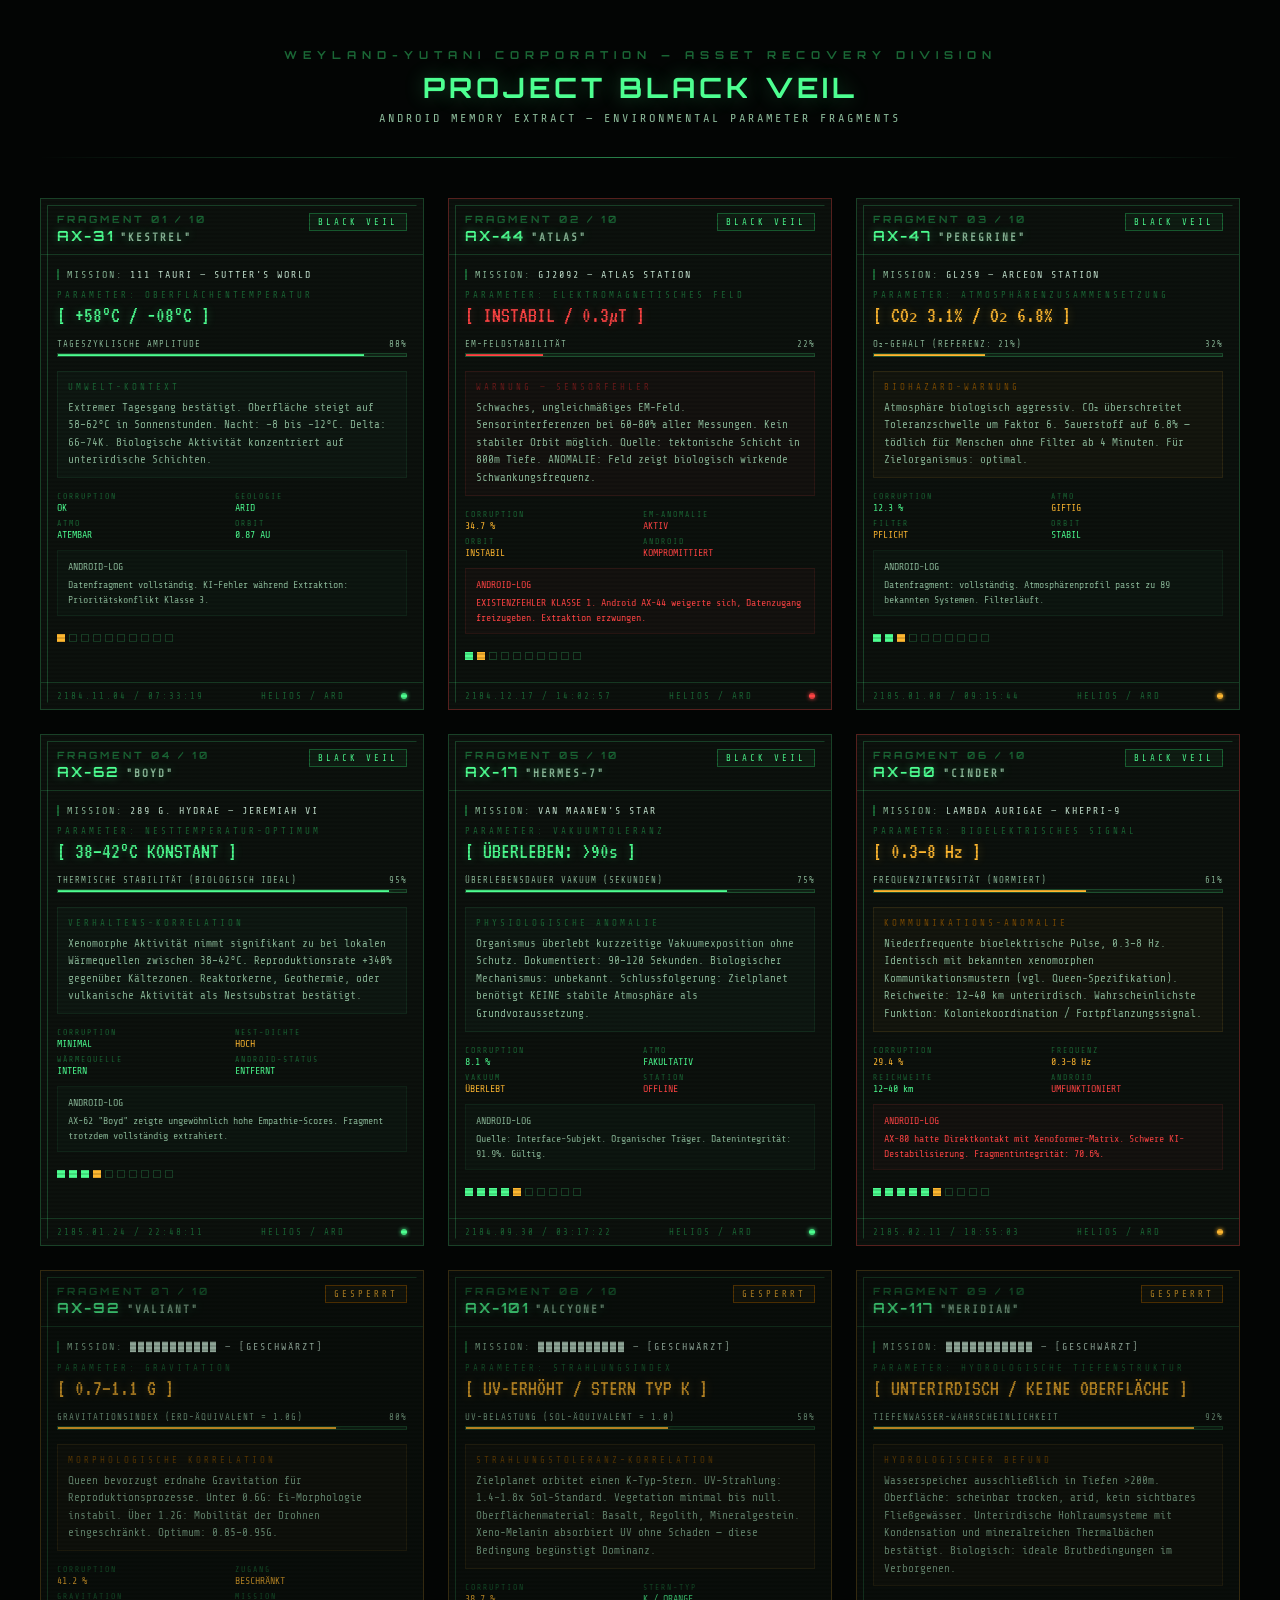
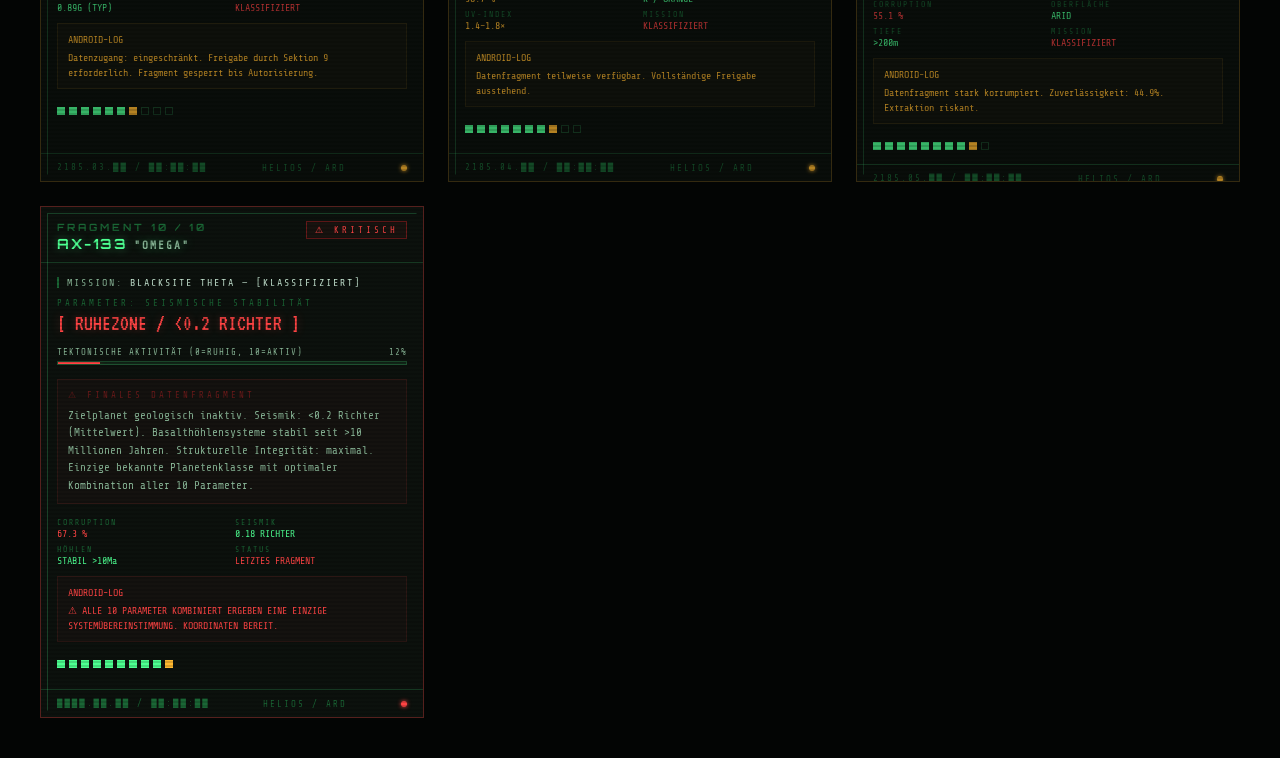
<file: BlackVeil_DataFragments.html>
<!DOCTYPE html>
<html lang="de">
<head>
<meta charset="UTF-8">
<meta name="viewport" content="width=device-width, initial-scale=1.0">
<title>PROJECT BLACK VEIL — Data Fragments</title>
<style>
@import url('https://fonts.googleapis.com/css2?family=Share+Tech+Mono&family=VT323&family=Orbitron:wght@400;700&display=swap');

*, *::before, *::after { box-sizing: border-box; margin: 0; padding: 0; }

:root {
  --green: #4dff91;
  --green-dim: #1a6635;
  --green-glow: rgba(77,255,145,0.15);
  --amber: #ffb830;
  --amber-dim: #7a4a00;
  --red: #ff4444;
  --red-dim: #6b1a1a;
  --bg: #060907;
  --bg2: #0c110d;
  --bg3: #121a14;
  --border: rgba(77,255,145,0.2);
  --border-bright: rgba(77,255,145,0.5);
  --text: #8ab898;
  --text-bright: #c8e8d4;
  --scanline: rgba(0,0,0,0.4);
}

html, body {
  background: #030504;
  min-height: 100vh;
  font-family: 'Share Tech Mono', monospace;
  color: var(--text);
}

/* ── GRID ── */
.grid {
  display: grid;
  grid-template-columns: repeat(auto-fill, minmax(360px, 1fr));
  gap: 24px;
  padding: 40px;
  max-width: 1400px;
  margin: 0 auto;
}

/* ── HEADER ── */
.page-header {
  text-align: center;
  padding: 48px 40px 0;
  max-width: 1400px;
  margin: 0 auto;
}
.page-header .logo {
  font-family: 'Orbitron', monospace;
  font-size: 11px;
  font-weight: 700;
  letter-spacing: 6px;
  color: var(--green-dim);
  margin-bottom: 8px;
}
.page-header h1 {
  font-family: 'Orbitron', monospace;
  font-size: 28px;
  font-weight: 700;
  color: var(--green);
  letter-spacing: 4px;
  margin-bottom: 6px;
  text-shadow: 0 0 20px rgba(77,255,145,0.3);
}
.page-header .subtitle {
  font-size: 12px;
  color: var(--text);
  letter-spacing: 3px;
  margin-bottom: 32px;
}
.page-header .divider {
  height: 1px;
  background: linear-gradient(90deg, transparent, var(--border-bright), transparent);
  margin-bottom: 0;
}

/* ── CARD ── */
.card {
  background: var(--bg2);
  border: 1px solid var(--border);
  position: relative;
  overflow: hidden;
  cursor: pointer;
  transition: border-color 0.2s, box-shadow 0.2s;
  aspect-ratio: 0.75;
  display: flex;
  flex-direction: column;
}
.card:hover {
  border-color: var(--border-bright);
  box-shadow: 0 0 30px rgba(77,255,145,0.08), inset 0 0 30px rgba(77,255,145,0.02);
}
.card.corrupted {
  border-color: rgba(255,68,68,0.3);
}
.card.corrupted:hover {
  border-color: rgba(255,68,68,0.6);
  box-shadow: 0 0 30px rgba(255,68,68,0.08);
}
.card.redacted {
  border-color: rgba(255,184,48,0.25);
  opacity: 0.7;
}

/* Scanlines */
.card::before {
  content: '';
  position: absolute;
  inset: 0;
  background: repeating-linear-gradient(
    0deg,
    transparent,
    transparent 2px,
    rgba(0,0,0,0.15) 2px,
    rgba(0,0,0,0.15) 4px
  );
  pointer-events: none;
  z-index: 10;
}

/* Corner brackets */
.card::after {
  content: '';
  position: absolute;
  inset: 6px;
  border: 1px solid transparent;
  border-top-color: var(--border);
  border-left-color: var(--border);
  pointer-events: none;
  z-index: 11;
}

/* ── CARD HEADER ── */
.card-header {
  padding: 14px 16px 10px;
  border-bottom: 1px solid var(--border);
  display: flex;
  justify-content: space-between;
  align-items: flex-start;
  flex-shrink: 0;
}
.fragment-num {
  font-family: 'Orbitron', monospace;
  font-size: 10px;
  font-weight: 700;
  color: var(--green-dim);
  letter-spacing: 3px;
}
.android-id {
  font-family: 'Orbitron', monospace;
  font-size: 14px;
  font-weight: 700;
  color: var(--green);
  letter-spacing: 2px;
  margin-top: 2px;
  text-shadow: 0 0 10px rgba(77,255,145,0.4);
}
.classification {
  font-size: 9px;
  letter-spacing: 3px;
  padding: 3px 8px;
  border: 1px solid;
  text-align: right;
}
.classification.black-veil {
  color: var(--green);
  border-color: var(--green-dim);
  background: rgba(77,255,145,0.05);
}
.classification.corrupted-class {
  color: var(--red);
  border-color: var(--red-dim);
  background: rgba(255,68,68,0.05);
  animation: blink-slow 3s ease-in-out infinite;
}
.classification.redacted-class {
  color: var(--amber);
  border-color: var(--amber-dim);
  background: rgba(255,184,48,0.05);
}

/* ── CARD BODY ── */
.card-body {
  padding: 14px 16px;
  flex: 1;
  display: flex;
  flex-direction: column;
  gap: 10px;
}

/* Mission line */
.mission-line {
  font-size: 10px;
  letter-spacing: 2px;
  color: var(--text);
  border-left: 2px solid var(--green-dim);
  padding-left: 8px;
}
.mission-line span {
  color: var(--text-bright);
}

/* Parameter block */
.param-label {
  font-size: 9px;
  letter-spacing: 3px;
  color: var(--green-dim);
  margin-bottom: 3px;
  text-transform: uppercase;
}
.param-value {
  font-family: 'VT323', monospace;
  font-size: 22px;
  color: var(--green);
  line-height: 1.1;
  text-shadow: 0 0 8px rgba(77,255,145,0.3);
}
.param-value.amber { color: var(--amber); text-shadow: 0 0 8px rgba(255,184,48,0.3); }
.param-value.red   { color: var(--red);   text-shadow: 0 0 8px rgba(255,68,68,0.3); }

/* Data bar */
.data-bar-wrap {
  margin-top: 2px;
}
.data-bar-label {
  font-size: 9px;
  color: var(--text);
  letter-spacing: 1px;
  margin-bottom: 4px;
  display: flex;
  justify-content: space-between;
}
.data-bar-track {
  height: 4px;
  background: rgba(77,255,145,0.08);
  border: 1px solid var(--border);
  position: relative;
  overflow: hidden;
}
.data-bar-fill {
  height: 100%;
  background: var(--green);
  box-shadow: 0 0 6px rgba(77,255,145,0.5);
  transition: width 1s ease;
}
.data-bar-fill.amber { background: var(--amber); box-shadow: 0 0 6px rgba(255,184,48,0.5); }
.data-bar-fill.red   { background: var(--red);   box-shadow: 0 0 6px rgba(255,68,68,0.5); }

/* Context rows */
.context-block {
  margin-top: 4px;
  padding: 8px 10px;
  background: rgba(77,255,145,0.03);
  border: 1px solid rgba(77,255,145,0.08);
  font-size: 11px;
  line-height: 1.6;
  color: var(--text);
}
.context-block.amber-bg {
  background: rgba(255,184,48,0.03);
  border-color: rgba(255,184,48,0.1);
}
.context-block.red-bg {
  background: rgba(255,68,68,0.03);
  border-color: rgba(255,68,68,0.1);
}
.context-block .cx-label {
  font-size: 9px;
  letter-spacing: 3px;
  color: var(--green-dim);
  margin-bottom: 4px;
}
.context-block.amber-bg .cx-label { color: var(--amber-dim); }
.context-block.red-bg   .cx-label { color: var(--red-dim); }

/* Status grid */
.status-grid {
  display: grid;
  grid-template-columns: 1fr 1fr;
  gap: 6px;
  margin-top: 4px;
}
.status-item {
  font-size: 10px;
}
.status-item .s-label {
  font-size: 8px;
  letter-spacing: 2px;
  color: var(--green-dim);
  display: block;
  margin-bottom: 1px;
}
.status-item .s-value {
  color: var(--text-bright);
}
.status-item .s-value.ok   { color: var(--green); }
.status-item .s-value.warn { color: var(--amber); }
.status-item .s-value.crit { color: var(--red);   }

/* Corruption overlay bar */
.corruption-bar {
  margin-top: auto;
}

/* ── CARD FOOTER ── */
.card-footer {
  border-top: 1px solid var(--border);
  padding: 8px 16px;
  display: flex;
  justify-content: space-between;
  align-items: center;
  font-size: 9px;
  color: var(--green-dim);
  letter-spacing: 2px;
  flex-shrink: 0;
}
.card-footer .timestamp {
  font-family: 'Share Tech Mono', monospace;
}
.card-footer .status-dot {
  width: 6px;
  height: 6px;
  border-radius: 50%;
  background: var(--green);
  box-shadow: 0 0 4px var(--green);
  animation: pulse 2s ease-in-out infinite;
}
.card-footer .status-dot.amber { background: var(--amber); box-shadow: 0 0 4px var(--amber); }
.card-footer .status-dot.red   { background: var(--red);   box-shadow: 0 0 4px var(--red); animation: blink-fast 0.8s step-end infinite; }

/* Glitch text effect */
.glitch {
  position: relative;
  display: inline-block;
}
.glitch::before {
  content: attr(data-text);
  position: absolute;
  left: 2px;
  top: 0;
  color: var(--red);
  clip-path: polygon(0 30%, 100% 30%, 100% 50%, 0 50%);
  animation: glitch-anim 4s infinite;
  opacity: 0;
}

/* Redacted blocks */
.redacted-block {
  background: var(--amber-dim);
  color: var(--amber);
  font-size: 11px;
  letter-spacing: 4px;
  padding: 6px 10px;
  text-align: center;
  border: 1px solid var(--amber-dim);
  filter: blur(1.5px);
  user-select: none;
}

/* Progress dots */
.progress-dots {
  display: flex;
  gap: 4px;
  margin-top: 8px;
}
.progress-dots span {
  width: 8px;
  height: 8px;
  border: 1px solid var(--border);
  background: transparent;
}
.progress-dots span.filled {
  background: var(--green);
  border-color: var(--green);
}
.progress-dots span.partial {
  background: var(--amber);
  border-color: var(--amber);
}

/* ── FULLSCREEN OVERLAY ── */
.overlay {
  display: none;
  position: fixed;
  inset: 0;
  background: rgba(0,0,0,0.9);
  z-index: 100;
  align-items: center;
  justify-content: center;
  backdrop-filter: blur(4px);
}
.overlay.active { display: flex; }
.overlay-card {
  width: min(480px, 90vw);
  max-height: 90vh;
  overflow-y: auto;
  background: var(--bg2);
  border: 1px solid var(--border-bright);
  box-shadow: 0 0 60px rgba(77,255,145,0.1);
  position: relative;
}
.overlay-close {
  position: absolute;
  top: 12px;
  right: 16px;
  background: none;
  border: none;
  color: var(--green-dim);
  font-family: 'Share Tech Mono', monospace;
  font-size: 11px;
  letter-spacing: 2px;
  cursor: pointer;
  z-index: 10;
}
.overlay-close:hover { color: var(--green); }

/* ── PRINT: individual cards ── */
@media print {
  body { background: #000; }
  .page-header, .overlay { display: none !important; }
  .grid { padding: 0; gap: 0; }
  .card {
    break-inside: avoid;
    page-break-inside: avoid;
    border: 1px solid #333;
    margin: 0;
    aspect-ratio: unset;
    min-height: 440px;
  }
}

/* ── ANIMATIONS ── */
@keyframes pulse {
  0%, 100% { opacity: 1; }
  50% { opacity: 0.3; }
}
@keyframes blink-slow {
  0%, 100% { opacity: 1; }
  50% { opacity: 0.4; }
}
@keyframes blink-fast {
  0%, 50% { opacity: 1; }
  51%, 100% { opacity: 0; }
}
@keyframes glitch-anim {
  0%, 90%, 100% { opacity: 0; }
  92%, 95% { opacity: 0.8; }
  94% { left: -2px; }
}
@keyframes scanline-move {
  from { transform: translateY(-100%); }
  to { transform: translateY(100vh); }
}

/* Moving scanline on hover */
.card:hover .scanline-sweep {
  animation: scanline-move 2s linear infinite;
  opacity: 1;
}
.scanline-sweep {
  position: absolute;
  left: 0; right: 0;
  height: 40px;
  background: linear-gradient(180deg, transparent, rgba(77,255,145,0.04), transparent);
  pointer-events: none;
  z-index: 9;
  opacity: 0;
}
</style>
</head>
<body>

<div class="page-header">
  <div class="logo">WEYLAND-YUTANI CORPORATION — ASSET RECOVERY DIVISION</div>
  <h1>PROJECT BLACK VEIL</h1>
  <div class="subtitle">ANDROID MEMORY EXTRACT — ENVIRONMENTAL PARAMETER FRAGMENTS</div>
  <div class="divider"></div>
</div>

<div class="grid" id="grid"></div>

<div class="overlay" id="overlay" onclick="closeOverlay(event)">
  <div class="overlay-card" id="overlay-content">
    <button class="overlay-close" onclick="closeOverlay()">[ SCHLIESSEN ]</button>
  </div>
</div>

<script>
const fragments = [
  {
    num: '01 / 10',
    android: 'AX-31',
    name: '"KESTREL"',
    mission: '111 TAURI — SUTTER\'S WORLD',
    classification: 'BLACK VEIL',
    classType: 'black-veil',
    cardType: '',
    paramLabel: 'PARAMETER: OBERFLÄCHENTEMPERATUR',
    paramValue: '[ +58°C / −08°C ]',
    paramColor: '',
    barLabel: 'TAGESZYKLISCHE AMPLITUDE',
    barValue: 88,
    barColor: '',
    context: 'Extremer Tagesgang bestätigt. Oberfläche steigt auf 58–62°C in Sonnenstunden. Nacht: −8 bis −12°C. Delta: 66–74K. Biologische Aktivität konzentriert auf unterirdische Schichten.',
    cx: 'UMWELT-KONTEXT',
    cxType: '',
    status: {
      'CORRUPTION': ['OK', 'ok'],
      'GEOLOGIE': ['ARID', 'ok'],
      'ATMO': ['ATEMBAR', 'ok'],
      'ORBIT': ['0.87 AU', 'ok'],
    },
    ts: '2184.11.04 / 07:33:19',
    dotColor: 'ok',
    note: 'Datenfragment vollständig. KI-Fehler während Extraktion: Prioritätskonflikt Klasse 3.',
  },
  {
    num: '02 / 10',
    android: 'AX-44',
    name: '"ATLAS"',
    mission: 'GJ2092 — ATLAS STATION',
    classification: 'BLACK VEIL',
    classType: 'black-veil',
    cardType: 'corrupted',
    paramLabel: 'PARAMETER: ELEKTROMAGNETISCHES FELD',
    paramValue: '[ INSTABIL / 0.3µT ]',
    paramColor: 'red',
    barLabel: 'EM-FELDSTABILITÄT',
    barValue: 22,
    barColor: 'red',
    context: 'Schwaches, ungleichmäßiges EM-Feld. Sensorinterferenzen bei 60–80% aller Messungen. Kein stabiler Orbit möglich. Quelle: tektonische Schicht in 800m Tiefe. ANOMALIE: Feld zeigt biologisch wirkende Schwankungsfrequenz.',
    cx: 'WARNUNG — SENSORFEHLER',
    cxType: 'red-bg',
    status: {
      'CORRUPTION': ['34.7 %', 'warn'],
      'EM-ANOMALIE': ['AKTIV', 'crit'],
      'ORBIT': ['INSTABIL', 'warn'],
      'ANDROID': ['KOMPROMITTIERT', 'crit'],
    },
    ts: '2184.12.17 / 14:02:57',
    dotColor: 'red',
    note: 'EXISTENZFEHLER KLASSE 1. Android AX-44 weigerte sich, Datenzugang freizugeben. Extraktion erzwungen.',
  },
  {
    num: '03 / 10',
    android: 'AX-47',
    name: '"PEREGRINE"',
    mission: 'GL259 — ARCEON STATION',
    classification: 'BLACK VEIL',
    classType: 'black-veil',
    cardType: '',
    paramLabel: 'PARAMETER: ATMOSPHÄRENZUSAMMENSETZUNG',
    paramValue: '[ CO₂ 3.1% / O₂ 6.8% ]',
    paramColor: 'amber',
    barLabel: 'O₂-GEHALT (REFERENZ: 21%)',
    barValue: 32,
    barColor: 'amber',
    context: 'Atmosphäre biologisch aggressiv. CO₂ überschreitet Toleranzschwelle um Faktor 6. Sauerstoff auf 6.8% — tödlich für Menschen ohne Filter ab 4 Minuten. Für Zielorganismus: optimal.',
    cx: 'BIOHAZARD-WARNUNG',
    cxType: 'amber-bg',
    status: {
      'CORRUPTION': ['12.3 %', 'ok'],
      'ATMO': ['GIFTIG', 'warn'],
      'FILTER': ['PFLICHT', 'warn'],
      'ORBIT': ['STABIL', 'ok'],
    },
    ts: '2185.01.08 / 09:15:44',
    dotColor: 'amber',
    note: 'Datenfragment: vollständig. Atmosphärenprofil passt zu 89 bekannten Systemen. Filterläuft.',
  },
  {
    num: '04 / 10',
    android: 'AX-62',
    name: '"BOYD"',
    mission: '289 G. HYDRAE — JEREMIAH VI',
    classification: 'BLACK VEIL',
    classType: 'black-veil',
    cardType: '',
    paramLabel: 'PARAMETER: NESTTEMPERATUR-OPTIMUM',
    paramValue: '[ 38–42°C KONSTANT ]',
    paramColor: '',
    barLabel: 'THERMISCHE STABILITÄT (BIOLOGISCH IDEAL)',
    barValue: 95,
    barColor: '',
    context: 'Xenomorphe Aktivität nimmt signifikant zu bei lokalen Wärmequellen zwischen 38–42°C. Reproduktionsrate +340% gegenüber Kältezonen. Reaktorkerne, Geothermie, oder vulkanische Aktivität als Nestsubstrat bestätigt.',
    cx: 'VERHALTENS-KORRELATION',
    cxType: '',
    status: {
      'CORRUPTION': ['MINIMAL', 'ok'],
      'NEST-DICHTE': ['HOCH', 'warn'],
      'WÄRMEQUELLE': ['INTERN', 'ok'],
      'ANDROID-STATUS': ['ENTFERNT', 'ok'],
    },
    ts: '2185.01.24 / 22:48:11',
    dotColor: 'ok',
    note: 'AX-62 "Boyd" zeigte ungewöhnlich hohe Empathie-Scores. Fragment trotzdem vollständig extrahiert.',
  },
  {
    num: '05 / 10',
    android: 'AX-17',
    name: '"HERMES-7"',
    mission: 'VAN MAANEN\'S STAR',
    classification: 'BLACK VEIL',
    classType: 'black-veil',
    cardType: '',
    paramLabel: 'PARAMETER: VAKUUMTOLERANZ',
    paramValue: '[ ÜBERLEBEN: >90s ]',
    paramColor: '',
    barLabel: 'ÜBERLEBENSDAUER VAKUUM (SEKUNDEN)',
    barValue: 75,
    barColor: '',
    context: 'Organismus überlebt kurzzeitige Vakuumexposition ohne Schutz. Dokumentiert: 90–120 Sekunden. Biologischer Mechanismus: unbekannt. Schlussfolgerung: Zielplanet benötigt KEINE stabile Atmosphäre als Grundvoraussetzung.',
    cx: 'PHYSIOLOGISCHE ANOMALIE',
    cxType: '',
    status: {
      'CORRUPTION': ['8.1 %', 'ok'],
      'ATMO': ['FAKULTATIV', 'ok'],
      'VAKUUM': ['ÜBERLEBT', 'warn'],
      'STATION': ['OFFLINE', 'crit'],
    },
    ts: '2184.09.30 / 03:17:22',
    dotColor: 'ok',
    note: 'Quelle: Interface-Subjekt. Organischer Träger. Datenintegrität: 91.9%. Gültig.',
  },
  {
    num: '06 / 10',
    android: 'AX-80',
    name: '"CINDER"',
    mission: 'LAMBDA AURIGAE — KHEPRI-9',
    classification: 'BLACK VEIL',
    classType: 'black-veil',
    cardType: 'corrupted',
    paramLabel: 'PARAMETER: BIOELEKTRISCHES SIGNAL',
    paramValue: '[ 0.3–8 Hz ]',
    paramColor: 'amber',
    barLabel: 'FREQUENZINTENSITÄT (NORMIERT)',
    barValue: 61,
    barColor: 'amber',
    context: 'Niederfrequente bioelektrische Pulse, 0.3–8 Hz. Identisch mit bekannten xenomorphen Kommunikationsmustern (vgl. Queen-Spezifikation). Reichweite: 12–40 km unterirdisch. Wahrscheinlichste Funktion: Koloniekoordination / Fortpflanzungssignal.',
    cx: 'KOMMUNIKATIONS-ANOMALIE',
    cxType: 'amber-bg',
    status: {
      'CORRUPTION': ['29.4 %', 'warn'],
      'FREQUENZ': ['0.3–8 Hz', 'warn'],
      'REICHWEITE': ['12–40 km', 'ok'],
      'ANDROID': ['UMFUNKTIONIERT', 'crit'],
    },
    ts: '2185.02.11 / 18:55:03',
    dotColor: 'amber',
    note: 'AX-80 hatte Direktkontakt mit Xenoformer-Matrix. Schwere KI-Destabilisierung. Fragmentintegrität: 70.6%.',
  },
  {
    num: '07 / 10',
    android: 'AX-92',
    name: '"VALIANT"',
    mission: '███████████ — [GESCHWÄRZT]',
    classification: 'GESPERRT',
    classType: 'redacted-class',
    cardType: 'redacted',
    paramLabel: 'PARAMETER: GRAVITATION',
    paramValue: '[ 0.7–1.1 G ]',
    paramColor: 'amber',
    barLabel: 'GRAVITATIONSINDEX (ERD-ÄQUIVALENT = 1.0G)',
    barValue: 80,
    barColor: 'amber',
    context: 'Queen bevorzugt erdnahe Gravitation für Reproduktionsprozesse. Unter 0.6G: Ei-Morphologie instabil. Über 1.2G: Mobilität der Drohnen eingeschränkt. Optimum: 0.85–0.95G.',
    cx: 'MORPHOLOGISCHE KORRELATION',
    cxType: 'amber-bg',
    status: {
      'CORRUPTION': ['41.2 %', 'warn'],
      'ZUGANG': ['BESCHRÄNKT', 'warn'],
      'GRAVITATION': ['0.89G (TYP)', 'ok'],
      'MISSION': ['KLASSIFIZIERT', 'crit'],
    },
    ts: '2185.03.██ / ██:██:██',
    dotColor: 'amber',
    note: 'Datenzugang: eingeschränkt. Freigabe durch Sektion 9 erforderlich. Fragment gesperrt bis Autorisierung.',
  },
  {
    num: '08 / 10',
    android: 'AX-101',
    name: '"ALCYONE"',
    mission: '███████████ — [GESCHWÄRZT]',
    classification: 'GESPERRT',
    classType: 'redacted-class',
    cardType: 'redacted',
    paramLabel: 'PARAMETER: STRAHLUNGSINDEX',
    paramValue: '[ UV-ERHÖHT / STERN TYP K ]',
    paramColor: 'amber',
    barLabel: 'UV-BELASTUNG (SOL-ÄQUIVALENT = 1.0)',
    barValue: 58,
    barColor: 'amber',
    context: 'Zielplanet orbitet einen K-Typ-Stern. UV-Strahlung: 1.4–1.8x Sol-Standard. Vegetation minimal bis null. Oberflächenmaterial: Basalt, Regolith, Mineralgestein. Xeno-Melanin absorbiert UV ohne Schaden — diese Bedingung begünstigt Dominanz.',
    cx: 'STRAHLUNGSTOLERANZ-KORRELATION',
    cxType: 'amber-bg',
    status: {
      'CORRUPTION': ['38.7 %', 'warn'],
      'STERN-TYP': ['K / ORANGE', 'ok'],
      'UV-INDEX': ['1.4–1.8×', 'warn'],
      'MISSION': ['KLASSIFIZIERT', 'crit'],
    },
    ts: '2185.04.██ / ██:██:██',
    dotColor: 'amber',
    note: 'Datenfragment teilweise verfügbar. Vollständige Freigabe ausstehend.',
  },
  {
    num: '09 / 10',
    android: 'AX-117',
    name: '"MERIDIAN"',
    mission: '███████████ — [GESCHWÄRZT]',
    classification: 'GESPERRT',
    classType: 'redacted-class',
    cardType: 'redacted',
    paramLabel: 'PARAMETER: HYDROLOGISCHE TIEFENSTRUKTUR',
    paramValue: '[ UNTERIRDISCH / KEINE OBERFLÄCHE ]',
    paramColor: 'amber',
    barLabel: 'TIEFENWASSER-WAHRSCHEINLICHKEIT',
    barValue: 92,
    barColor: 'amber',
    context: 'Wasserspeicher ausschließlich in Tiefen >200m. Oberfläche: scheinbar trocken, arid, kein sichtbares Fließgewässer. Unterirdische Hohlraumsysteme mit Kondensation und mineralreichen Thermalbächen bestätigt. Biologisch: ideale Brutbedingungen im Verborgenen.',
    cx: 'HYDROLOGISCHER BEFUND',
    cxType: 'amber-bg',
    status: {
      'CORRUPTION': ['55.1 %', 'crit'],
      'OBERFLÄCHE': ['ARID', 'ok'],
      'TIEFE': ['>200m', 'ok'],
      'MISSION': ['KLASSIFIZIERT', 'crit'],
    },
    ts: '2185.05.██ / ██:██:██',
    dotColor: 'amber',
    note: 'Datenfragment stark korrumpiert. Zuverlässigkeit: 44.9%. Extraktion riskant.',
  },
  {
    num: '10 / 10',
    android: 'AX-133',
    name: '"OMEGA"',
    mission: 'BLACKSITE THETA — [KLASSIFIZIERT]',
    classification: '⚠ KRITISCH',
    classType: 'corrupted-class',
    cardType: 'corrupted',
    paramLabel: 'PARAMETER: SEISMISCHE STABILITÄT',
    paramValue: '[ RUHEZONE / <0.2 RICHTER ]',
    paramColor: 'red',
    barLabel: 'TEKTONISCHE AKTIVITÄT (0=RUHIG, 10=AKTIV)',
    barValue: 12,
    barColor: 'red',
    context: 'Zielplanet geologisch inaktiv. Seismik: <0.2 Richter (Mittelwert). Basalthöhlensysteme stabil seit >10 Millionen Jahren. Strukturelle Integrität: maximal. Einzige bekannte Planetenklasse mit optimaler Kombination aller 10 Parameter.',
    cx: '⚠ FINALES DATENFRAGMENT',
    cxType: 'red-bg',
    status: {
      'CORRUPTION': ['67.3 %', 'crit'],
      'SEISMIK': ['0.18 RICHTER', 'ok'],
      'HÖHLEN': ['STABIL >10Ma', 'ok'],
      'STATUS': ['LETZTES FRAGMENT', 'crit'],
    },
    ts: '████.██.██ / ██:██:██',
    dotColor: 'red',
    note: '⚠ ALLE 10 PARAMETER KOMBINIERT ERGEBEN EINE EINZIGE SYSTEMÜBEREINSTIMMUNG. KOORDINATEN BEREIT.',
  },
];

function buildCard(f, compact = false) {
  const statusRows = Object.entries(f.status).map(([k, [v, cls]]) => `
    <div class="status-item">
      <span class="s-label">${k}</span>
      <span class="s-value ${cls}">${v}</span>
    </div>`).join('');

  const noteStyle = f.cardType === 'corrupted'
    ? 'color:var(--red);font-size:10px;line-height:1.5;padding:8px 10px;background:rgba(255,68,68,0.03);border:1px solid rgba(255,68,68,0.1);'
    : f.cardType === 'redacted'
    ? 'color:var(--amber);font-size:10px;line-height:1.5;padding:8px 10px;background:rgba(255,184,48,0.03);border:1px solid rgba(255,184,48,0.1);'
    : 'color:var(--text);font-size:10px;line-height:1.5;padding:8px 10px;background:rgba(77,255,145,0.02);border:1px solid rgba(77,255,145,0.06);';

  // Progress dots (first N filled)
  const fNum = parseInt(f.num.split(' / ')[0]);
  const dots = Array.from({length: 10}, (_, i) => {
    if (i < fNum - 1) return '<span class="filled"></span>';
    if (i === fNum - 1) return '<span class="partial"></span>';
    return '<span></span>';
  }).join('');

  return `
<div class="card-header">
  <div>
    <div class="fragment-num">FRAGMENT ${f.num}</div>
    <div class="android-id">${f.android} <span style="font-size:11px;color:var(--text);font-family:'Share Tech Mono',monospace;">${f.name}</span></div>
  </div>
  <div>
    <div class="classification ${f.classType}">${f.classification}</div>
  </div>
</div>

<div class="card-body">
  <div>
    <div class="mission-line">MISSION: <span>${f.mission}</span></div>
  </div>

  <div>
    <div class="param-label">${f.paramLabel}</div>
    <div class="param-value ${f.paramColor}">${f.paramValue}</div>
  </div>

  <div class="data-bar-wrap">
    <div class="data-bar-label">
      <span>${f.barLabel}</span>
      <span>${f.barValue}%</span>
    </div>
    <div class="data-bar-track">
      <div class="data-bar-fill ${f.barColor}" style="width:${f.barValue}%"></div>
    </div>
  </div>

  <div class="context-block ${f.cxType}">
    <div class="cx-label">${f.cx}</div>
    ${f.context}
  </div>

  <div class="status-grid">${statusRows}</div>

  <div style="${noteStyle}">
    <div class="cx-label" style="margin-bottom:3px">ANDROID-LOG</div>
    ${f.note}
  </div>

  <div class="progress-dots">${dots}</div>
</div>

<div class="card-footer">
  <span class="timestamp">${f.ts}</span>
  <span>HELIOS / ARD</span>
  <div class="status-dot ${f.dotColor === 'ok' ? '' : f.dotColor}"></div>
</div>`;
}

const grid = document.getElementById('grid');

fragments.forEach((f, idx) => {
  const card = document.createElement('div');
  card.id = `fragment-${idx+1}`;
  card.className = `card ${f.cardType}`;
  card.innerHTML = `<div class="scanline-sweep"></div>` + buildCard(f);
  card.addEventListener('click', () => openOverlay(f));
  grid.appendChild(card);
});

function openOverlay(f) {
  const oc = document.getElementById('overlay-content');
  oc.innerHTML = `<button class="overlay-close" onclick="closeOverlay()">[ SCHLIESSEN ]</button>` + buildCard(f, true);
  document.getElementById('overlay').classList.add('active');
}

function closeOverlay(e) {
  if (!e || e.target === document.getElementById('overlay')) {
    document.getElementById('overlay').classList.remove('active');
  }
}

document.addEventListener('keydown', e => {
  if (e.key === 'Escape') closeOverlay({target: document.getElementById('overlay')});
});

// Scroll to fragment on load if hash present
window.addEventListener('load', () => {
  const hash = window.location.hash;
  if (hash) {
    const el = document.querySelector(hash);
    if (el) setTimeout(() => el.scrollIntoView({behavior:'smooth', block:'center'}), 300);
  }
});
</script>

</body>
</html>
</file>
